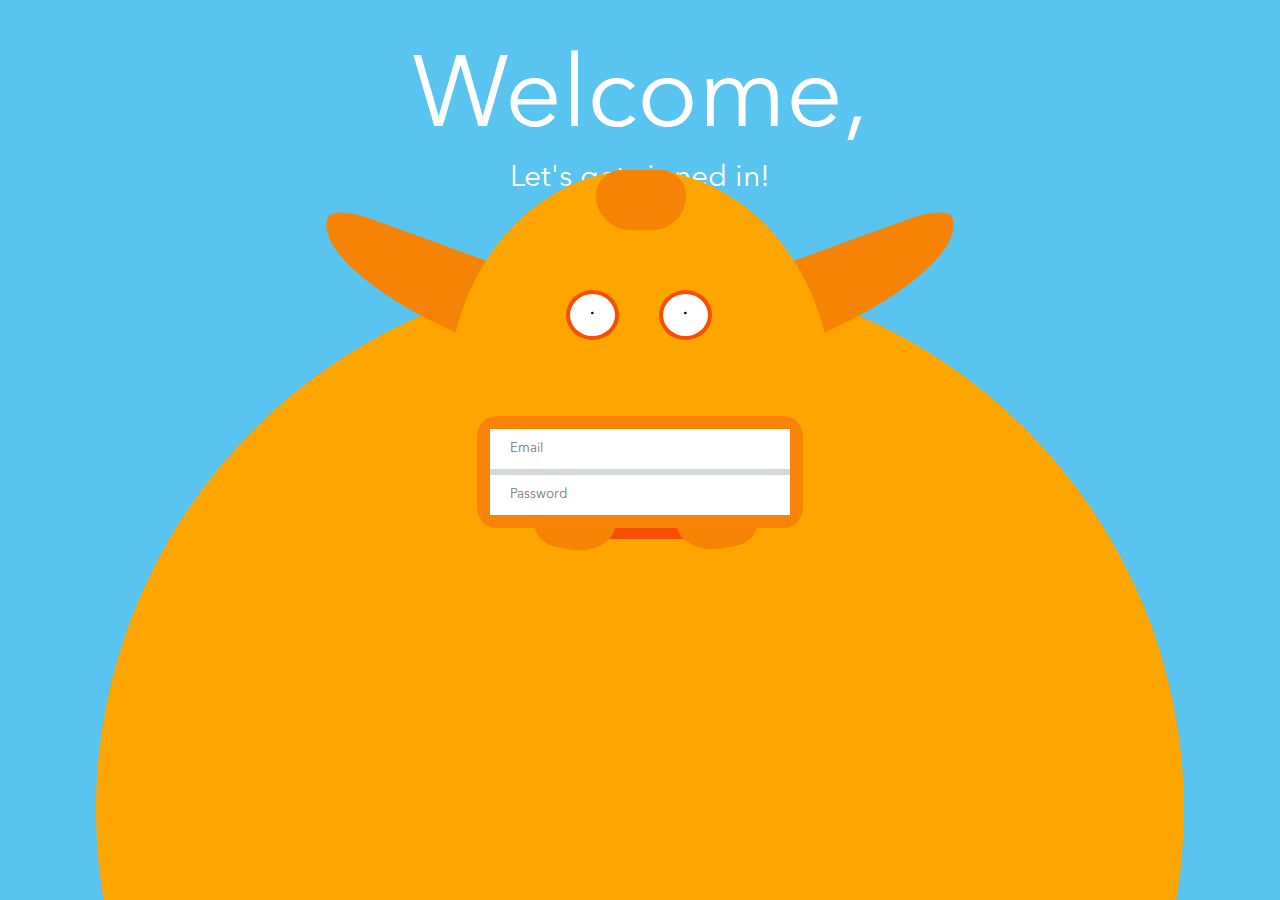
<file: index.html>
<!DOCTYPE html>
<html lang="en">
<head>
    <meta charset="UTF-8">
    <meta name="viewport" content="width=device-width, initial-scale=1.0">
    <link rel="stylesheet" href="/style.css">
    <title>Monster</title>
</head>
<body>
    <div class="heading">
        <div class="h1">Welcome,</div>
        <div class="h2">Let's get signed in!</div>
    </div>
    <div>
        <div class="container">
            <form action="" id="loginForm">
                <input type="email" name="" id="email" placeholder="Email">
                <hr>
                <input type="password" name="" id="password" placeholder="Password">
            </form>
        </div>

        <div class="animal-body">
            <div class="head"> </div>
            <div class="forehead-mark"></div>
            <div class="eyes">
                    <div><h1>.</h1></div>
                    <div><h1>.</h1></div>
            </div>

                <!-- hands -->
            <div class="hand-div">
                <div class="left-hand" id="hand"></div>
                <br>
                <button onclick="checkLogin()" id="btn">Go</button>
                <div class="right-hand" id="hand"></div>
            </div>
            
            <div class="left-horn"></div>
            <div class="right-horn"></div>
        </div>
    </div>

    <script src="/script.js"></script>
</body>
</html>
</file>
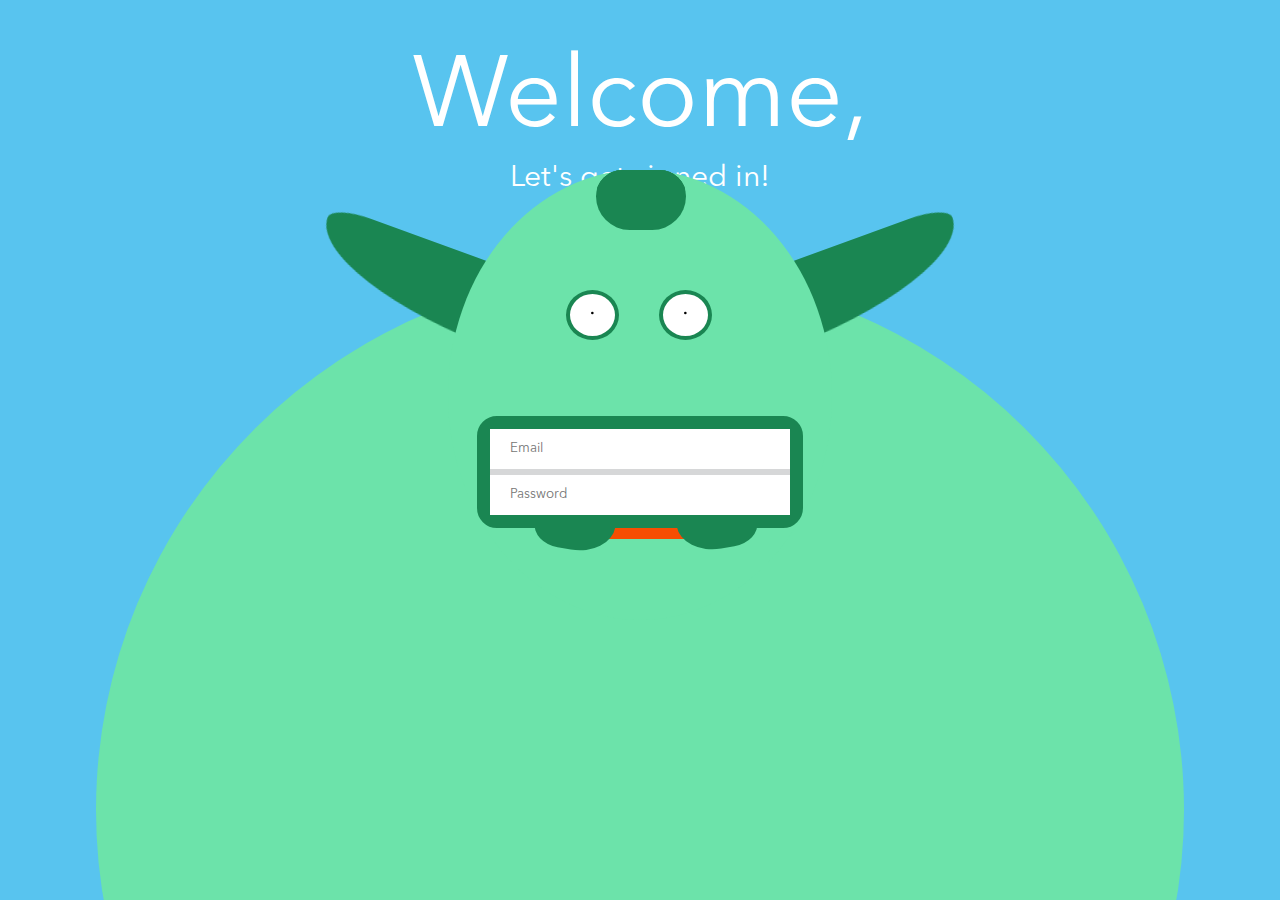
<file: correct.html>
<!DOCTYPE html>
<html lang="en">
<head>
    <meta charset="UTF-8">
    <meta name="viewport" content="width=device-width, initial-scale=1.0">
    <link rel="stylesheet" href="/correct.css">
    <title>Monster</title>
</head>
<body>
    <div class="heading">
        <div class="h1">Welcome,</div>
        <div class="h2">Let's get signed in!</div>
    </div>
    <div>
        <div class="container">
            <form action="" id="loginForm">
                <input type="email" name="" id="email" placeholder="Email">
                <hr>
                <input type="password" name="" id="password" placeholder="Password">
            </form>
        </div>

        <div class="animal-body">
            <div class="head"> </div>
            <div class="forehead-mark"></div>
            <div class="eyes">
                    <div><h1>.</h1></div>
                    <div><h1>.</h1></div>
            </div>

                <!-- hands -->
            <div class="hand-div">
                <div class="left-hand" id="hand"></div>
                <br>
                <button onclick="checkLogin()" id="btn">Go</button>
                <div class="right-hand" id="hand"></div>
            </div>
            
            <div class="left-horn"></div>
            <div class="right-horn"></div>
        </div>
    </div>

    <script src="/script.js"></script>
</body>
</html>
</file>
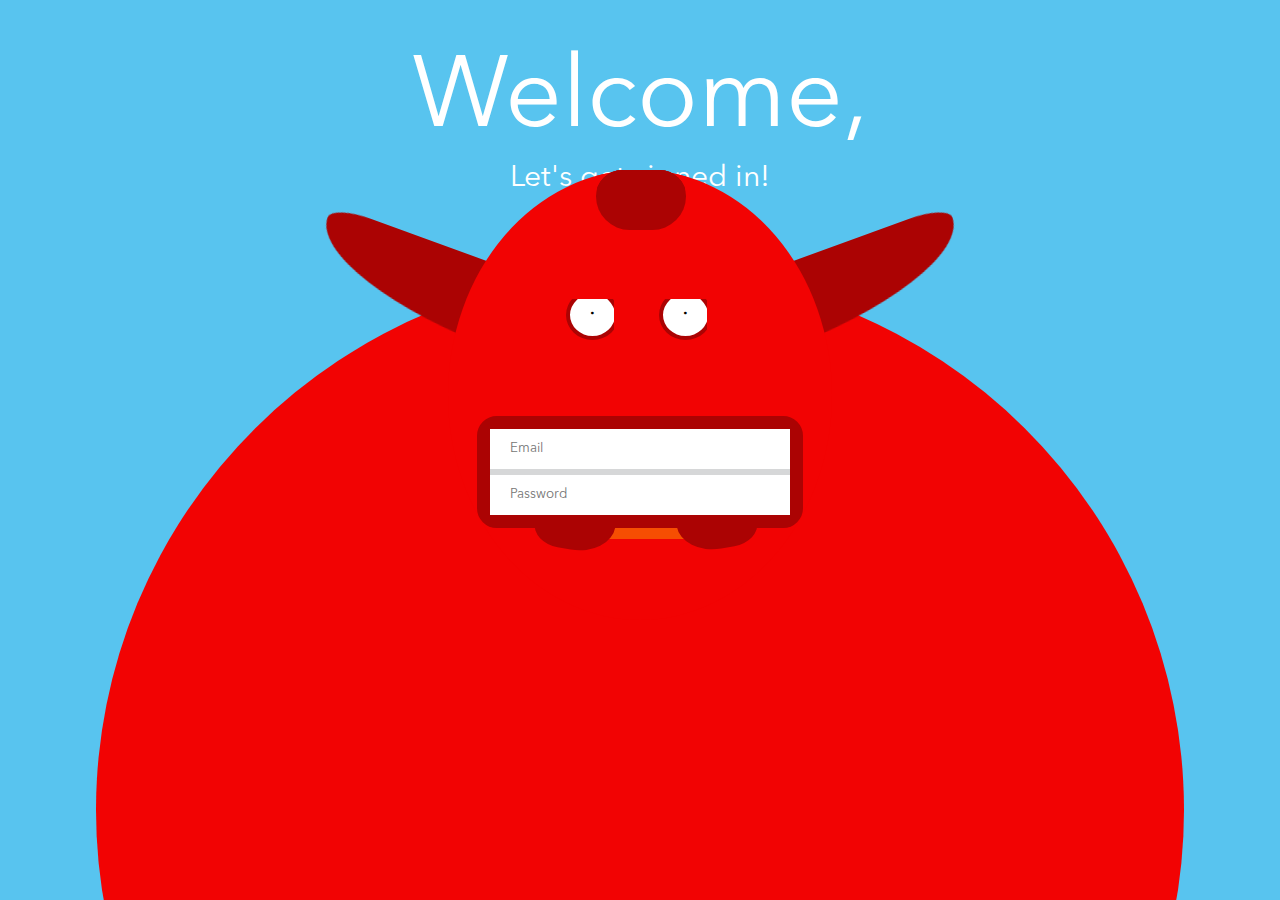
<file: wrong.html>
<!DOCTYPE html>
<html lang="en">
<head>
    <meta charset="UTF-8">
    <meta name="viewport" content="width=device-width, initial-scale=1.0">
    <link rel="stylesheet" href="/wrong.css">
    <title>Monster</title>
</head>
<body>
    <div class="heading">
        <div class="h1">Welcome,</div>
        <div class="h2">Let's get signed in!</div>
    </div>
    <div>
        <div class="container">
            <form action="" id="loginForm">
                <input type="email" name="" id="email" placeholder="Email">
                <hr>
                <input type="password" name="" id="password" placeholder="Password">
            </form>
        </div>

        <div class="animal-body">
            <div class="head"> </div>
            <div class="forehead-mark"></div>
            <div class="eyes">
                    <div><h1>.</h1></div>
                    <div><h1>.</h1></div>
            </div>

                <!-- hands -->
            <div class="hand-div">
                <div class="left-hand" id="hand"></div>
                <br>
                <button onclick="checkLogin()" id="btn">Go</button>
                <div class="right-hand" id="hand"></div>
            </div>
            
            <div class="left-horn"></div>
            <div class="right-horn"></div>
        </div>
    </div>

    <script src="/script.js"></script>
</body>
</html>
</file>
<file: style.css>
*{
    padding: 0;
    margin: 0;
    box-sizing: border-box;
    font-family: 'Avenir';
}

@font-face {
  font-family: 'Avenir';
  src: url('/fonts/AvenirNextLTPro-Regular.otf') format('opentype');
}
body{
    background-color: #58C4EF;
    display: flex;
    flex-direction: column;
    align-items: center;
}

.h1{
    font-size: 100px;
    color: white;
}
.h2{
    font-size: 30px;
    color: white;
    font-weight: lighter;
    text-align: center;
}
.heading{
    padding: 40px;
}
.container{
    position: relative;
    z-index: 2;
    bottom: -180px;
}
form{
    display: flex;
    flex-direction: column;
    border: 13px solid #F98306;
    height: auto;
    background-color: #F98306;
    border-radius: 20px;
}
input{
    height: 40px;
    width: 300px;
    padding: 20px;
    border: none;
}
#email-input{
    border-radius: 10px 10px 0px 0px;
}
#pass-input{
    border-radius: 0px 0px 10px 10px;
}
hr{
    border: 3px solid #D6D7D8;
}
#btn{
    height: 60px;
    width: 140px;
    font-size: 18px;
    color: white;
    background-color: #F64E02;
    border: none;
    border-radius: 12px;
    position: relative;
    z-index: 2;
    position: relative;
    left: 480px;
    bottom: -20px;
}
.animal-body {
  width: 85vw;
  height: 120vh;
  background-color: orange;
  border-radius: 50%;
  position: fixed;
  bottom: -450px;
  left: 50%;
  transform: translateX(-50%);
}

.eyes{
    display: flex;
    flex-direction: row;
    position: relative;
    left: 450px;
}
.eyes div{
    border:4px solid #F64E02;
    background-color: white;
    border-radius: 50%;
    margin: 20px;
    padding: 10px 20px; 
} 
.eyes div h1{
  font-size: 18px;
  position: relative;
  top: -6px;
}
.head{
  height: 50vh;
  width: 30vw;
  background-color: #FFA500;
  border-radius: 50%;
  position: fixed;
  top: -100px;
  left: 50%;
  transform: translateX(-50%);
  /* z-index: 4; */
}
.eyes{
  animation: blinkAnim 2s infinite;
  transform-origin: center;
}

@keyframes blinkAnim {
  0%, 90%, 100% {
    transform: scaleY(1);
  }
  95% {
    transform: scaleY(0.1);
  }
}
#hand {
  width: 60px;
  height: 80px;
  background-color: #F78305;
  border-radius: 40% 40% 60% 60%; /* Curve the hand */
  /* top: -20px; */
  z-index: 4;
}

/* Left curved hand */
.left-hand {
    position: relative;
  left: 450px;
  top: 120px;
  transform: rotate(-80deg);
}

/* Right curved hand */
.right-hand {
    position: relative;
  right: -590px;
  top: -40px;
  transform: rotate(80deg);
}
.hand-div{
   cursor: pointer;
   transition: transform 0.1s ease;
}
.hand-div:active {
  transform: translateY(5px);
}

.forehead-mark {
  position: absolute;
  top: -100px;
  left: 500px;
  right: 250px;
  transform: translateX(-50%);
  transform: rotate(180deg);
  width: 90px;
  height: 60px;
  background-color: #F78305;
  border-top-left-radius: 90px;
  border-top-right-radius: 90px;
  border-bottom-left-radius: 70px;
  border-bottom-right-radius: 70px;
  overflow: hidden;
}

.forehead-mark::after {
  content: "";
  position: absolute;
  bottom: -20px;
  left: 0;
  width: 100%;
  height: 40px;
  background: radial-gradient(circle at 25% 0, transparent 20px, #F78305 21px),
              radial-gradient(circle at 50% 0, transparent 20px, #F78305 21px),
              radial-gradient(circle at 75% 0, transparent 20px, #F78305 21px);
  background-repeat: no-repeat;
}

.left-horn, .right-horn {
  width: 80px;
  height: 250px;
  background: #F78305; /* dark orange */
  position: absolute;
  top: -110px; 
  transform: rotate(40deg);
  z-index: -1;
}

.left-horn {
  left: 300px;
  transform: rotate(-70deg);
  border-radius: 100% 20% 0 0;
}

.right-horn {
  right: 300px;
  transform: rotate(70deg);
  border-radius: 20% 100% 0 0;
}
</file>
<file: correct.css>
*{
    padding: 0;
    margin: 0;
    box-sizing: border-box;
    font-family: 'Avenir';
}

@font-face {
  font-family: 'Avenir';
  src: url('/fonts/AvenirNextLTPro-Regular.otf') format('opentype');
}
body{
    background-color: #58C4EF;
    display: flex;
    flex-direction: column;
    align-items: center;
}

.h1{
    font-size: 100px;
    color: white;
}
.h2{
    font-size: 30px;
    color: white;
    font-weight: lighter;
    text-align: center;
}
.heading{
    padding: 40px;
}
.container{
    position: relative;
    z-index: 2;
    bottom: -180px;
}
form{
    display: flex;
    flex-direction: column;
    border: 13px solid #1A8652;
    height: auto;
    background-color: #1A8652;
    border-radius: 20px;
}
input{
    height: 40px;
    width: 300px;
    padding: 20px;
    border: none;
}
#email-input{
    border-radius: 10px 10px 0px 0px;
}
#pass-input{
    border-radius: 0px 0px 10px 10px;
}
hr{
    border: 3px solid #D6D7D8;
}
#btn{
    height: 60px;
    width: 140px;
    font-size: 18px;
    color: white;
    background-color: #F64E02;
    border: none;
    border-radius: 12px;
    position: relative;
    z-index: 2;
    position: relative;
    left: 480px;
    bottom: -20px;
}
.animal-body {
  width: 85vw;
  height: 120vh;
  background-color:#6CE3AA;
  border-radius: 50%;
  position: fixed;
  bottom: -450px;
  left: 50%;
  transform: translateX(-50%);
}

.eyes{
    display: flex;
    flex-direction: row;
    position: relative;
    left: 450px;
}
.eyes div{
    border:4px solid #1A8652;
    background-color: white;
    border-radius: 50%;
    margin: 20px;
    padding: 10px 20px; 
} 
.eyes div h1{
  font-size: 18px;
  position: relative;
  top: -6px;
}
.head{
  height: 50vh;
  width: 30vw;
  background-color: #6CE3AA;
  border-radius: 50%;
  position: fixed;
  top: -100px;
  left: 50%;
  transform: translateX(-50%);
  /* z-index: 4; */
}
#hand {
  width: 60px;
  height: 80px;
  background-color: #1A8652;
  border-radius: 40% 40% 60% 60%; /* Curve the hand */
  /* top: -20px; */
  z-index: 4;
}

/* Left curved hand */
.left-hand {
    position: relative;
  left: 450px;
  top: 120px;
  transform: rotate(-80deg);
}

/* Right curved hand */
.right-hand {
    position: relative;
  right: -590px;
  top: -40px;
  transform: rotate(80deg);
}
.hand-div{
   cursor: pointer;
   transition: transform 0.1s ease;
}
.hand-div:active {
  transform: translateY(5px);
}

.forehead-mark {
  position: absolute;
  top: -100px;
  left: 500px;
  right: 250px;
  transform: translateX(-50%);
  transform: rotate(180deg);
  width: 90px;
  height: 60px;
  background-color: #1A8652;
  border-top-left-radius: 90px;
  border-top-right-radius: 90px;
  border-bottom-left-radius: 70px;
  border-bottom-right-radius: 70px;
  overflow: hidden;
}

.forehead-mark::after {
  content: "";
  position: absolute;
  bottom: -20px;
  left: 0;
  width: 100%;
  height: 40px;
  background: radial-gradient(circle at 25% 0, transparent 20px, #1A8652 21px),
              radial-gradient(circle at 50% 0, transparent 20px, #1A8652 21px),
              radial-gradient(circle at 75% 0, transparent 20px, #1A8652 21px);
  background-repeat: no-repeat;
}
.left-horn, .right-horn {
  width: 80px;
  height: 250px;
  background: #1A8652; /* dark orange */
  position: absolute;
  top: -110px; 
  transform: rotate(40deg);
  z-index: -1;
}

.left-horn {
  left: 300px;
  transform: rotate(-70deg);
  border-radius: 100% 20% 0 0;
}

.right-horn {
  right: 300px;
  transform: rotate(70deg);
  border-radius: 20% 100% 0 0;
}
</file>
<file: wrong.css>
*{
    padding: 0;
    margin: 0;
    box-sizing: border-box;
    font-family: 'Avenir';
}

@font-face {
  font-family: 'Avenir';
  src: url('/fonts/AvenirNextLTPro-Regular.otf') format('opentype');
}
body{
    background-color: #58C4EF;
    display: flex;
    flex-direction: column;
    align-items: center;
}

.h1{
    font-size: 100px;
    color: white;
}
.h2{
    font-size: 30px;
    color: white;
    font-weight: lighter;
    text-align: center;
}
.heading{
    padding: 40px;
}
.container{
    position: relative;
    z-index: 2;
    bottom: -180px;
}
form{
    display: flex;
    flex-direction: column;
    border: 13px solid #AB0303;
    height: auto;
    background-color: #AB0303;
    border-radius: 20px;
}
input{
    height: 40px;
    width: 300px;
    padding: 20px;
    border: none;
}
#email-input{
    border-radius: 10px 10px 0px 0px;
}
#pass-input{
    border-radius: 0px 0px 10px 10px;
}
hr{
    border: 3px solid #D6D7D8;
}
#btn{
    height: 60px;
    width: 140px;
    font-size: 18px;
    color: white;
    background-color: #F64E02;
    border: none;
    border-radius: 12px;
    position: relative;
    z-index: 2;
    position: relative;
    left: 480px;
    bottom: -20px;
}
.animal-body {
  width: 85vw;
  height: 120vh;
  background-color: #F20303;
  border-radius: 50%;
  position: fixed;
  bottom: -450px;
  left: 50%;
  transform: translateX(-50%);
}

.eyes{
    display: flex;
    flex-direction: row;
    position: relative;
    left: 450px;
}
.eyes div{
    border:4px solid #AB0303;
    background-color: white;
    border-radius: 50%;
    margin: 20px;
    padding: 10px 20px; 
    clip-path: inset(9px 5px 0px 0px);
} 
.eyes div h1{
  font-size: 18px;
  position: relative;
  top: -6px;
}
.head{
  height: 50vh;
  width: 30vw;
  background-color:#F20303;
  border-radius: 50%;
  position: fixed;
  top: -100px;
  left: 50%;
  transform: translateX(-50%);
}
#hand {
  width: 60px;
  height: 80px;
  background-color: #AB0303;
  border-radius: 40% 40% 60% 60%; /* Curve the hand */
  /* top: -20px; */
  z-index: 4;
}

/* Left curved hand */
.left-hand {
    position: relative;
  left: 450px;
  top: 120px;
  transform: rotate(-80deg);
}

/* Right curved hand */
.right-hand {
    position: relative;
  right: -590px;
  top: -40px;
  transform: rotate(80deg);
}
.hand-div{
   cursor: pointer;
   transition: transform 0.1s ease;
}
.hand-div:active {
  transform: translateY(5px);
}

.forehead-mark {
  position: absolute;
  top: -100px;
  left: 500px;
  right: 250px;
  transform: translateX(-50%);
  transform: rotate(180deg);
  width: 90px;
  height: 60px;
  background-color: #AB0303;
  border-top-left-radius: 90px;
  border-top-right-radius: 90px;
  border-bottom-left-radius: 70px;
  border-bottom-right-radius: 70px;
  overflow: hidden;
}

.forehead-mark::after {
  content: "";
  position: absolute;
  bottom: -20px;
  left: 0;
  width: 100%;
  height: 40px;
  background: radial-gradient(circle at 25% 0, transparent 20px, #AB0303 21px),
              radial-gradient(circle at 50% 0, transparent 20px, #AB0303 21px),
              radial-gradient(circle at 75% 0, transparent 20px, #AB0303 21px);
  background-repeat: no-repeat;
}
.left-horn, .right-horn {
  width: 80px;
  height: 250px;
  background: #AB0303; /* dark orange */
  position: absolute;
  top: -110px; 
  transform: rotate(40deg);
  z-index: -1;
}

.left-horn {
  left: 300px;
  transform: rotate(-70deg);
  border-radius: 100% 20% 0 0;
}

.right-horn {
  right: 300px;
  transform: rotate(70deg);
  border-radius: 20% 100% 0 0;
}
</file>
